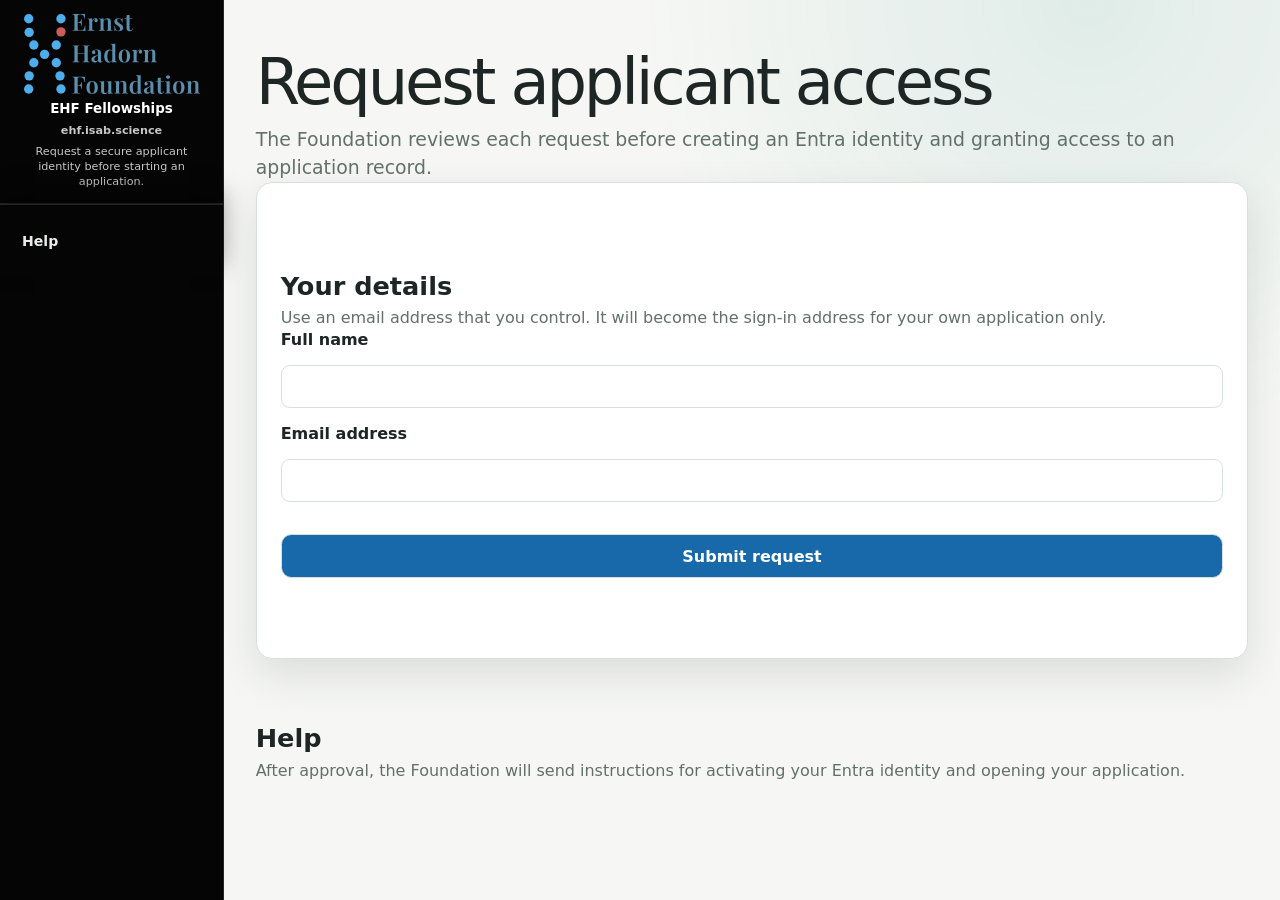
<file: public/applicant/request-access.html>
<!doctype html>
<html lang="en">
  <head>
    <meta charset="utf-8">
    <meta name="viewport" content="width=device-width, initial-scale=1">
    <meta name="referrer" content="no-referrer">
    <title>EHF Fellowships — request applicant access</title>
    <link rel="stylesheet" href="../assets/site.css">
  </head>
  <body data-shell>
    <a class="skip-link" href="#main-content">Skip to main content</a>
    <aside class="app-nav" id="application-navigation" aria-label="Application navigation" data-open="false">
      <div class="app-nav-top">
        <span class="app-nav-home"><img src="../assets/ehf-logo.svg" alt="Ernst Hadorn Foundation"><span class="app-nav-title">EHF Fellowships</span></span>
        <span class="app-nav-domain">ehf.isab.science</span>
        <span class="app-nav-purpose">Request a secure applicant identity before starting an application.</span>
      </div>
      <nav class="app-nav-list app-nav-lower" aria-label="Help navigation"><a class="app-nav-link" href="#help">Help</a></nav>
    </aside>
    <main class="site-main applicant-auth-main" id="main-content" tabindex="-1">
      <header class="site-hero"><h1>Request applicant access</h1><p>The Foundation reviews each request before creating an Entra identity and granting access to an application record.</p></header>
      <section class="applicant-auth-card" aria-labelledby="request-heading">
        <div class="section-heading"><h2 id="request-heading">Your details</h2><p>Use an email address that you control. It will become the sign-in address for your own application only.</p></div>
        <form data-access-request-form>
          <label for="access-display-name">Full name</label>
          <input id="access-display-name" name="displayName" autocomplete="name" maxlength="300" required>
          <label for="access-email">Email address</label>
          <input id="access-email" name="email" type="email" autocomplete="email" maxlength="320" required>
          <div class="cf-turnstile" data-turnstile-widget data-sitekey="__EHF_TURNSTILE_SITE_KEY__" data-action="applicant-access-request" data-callback="ehfAccessTurnstileVerified" data-expired-callback="ehfAccessTurnstileExpired" data-error-callback="ehfAccessTurnstileError"></div>
          <button type="submit" class="primary-action" disabled>Submit request</button>
        </form>
        <p class="form-status" role="status" aria-live="polite" data-access-status></p>
      </section>
      <section id="help" class="section-heading"><h2>Help</h2><p>After approval, the Foundation will send instructions for activating your Entra identity and opening your application.</p></section>
    </main>
    <script src="../assets/applicant-access.js"></script>
  </body>
</html>
</file>
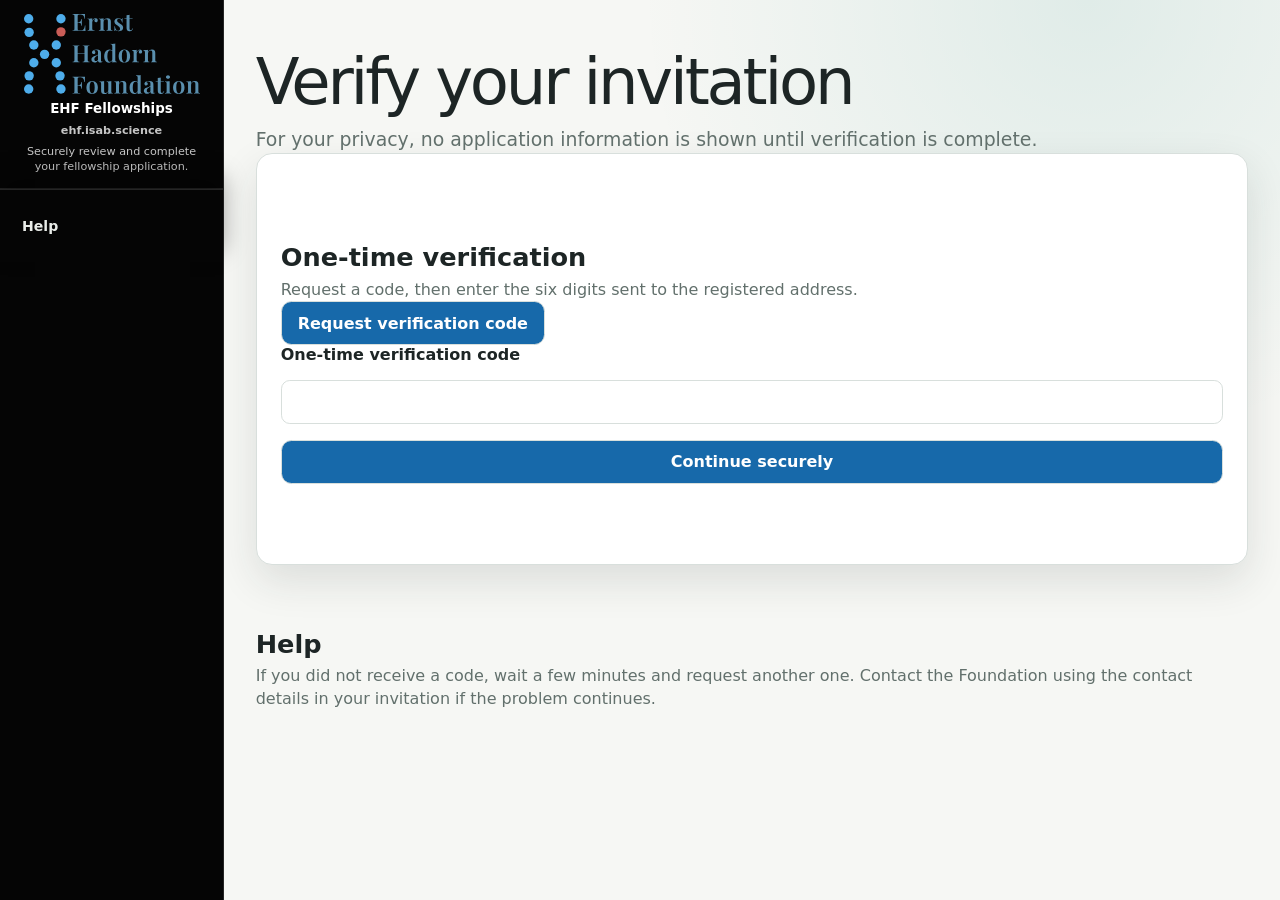
<file: public/applicant/verify.html>
<!doctype html>
<html lang="en">
  <head>
    <meta charset="utf-8">
    <meta name="viewport" content="width=device-width, initial-scale=1">
    <meta name="referrer" content="no-referrer">
    <title>EHF Fellowships — verify invitation</title>
    <link rel="stylesheet" href="../assets/site.css">
  </head>
  <body data-shell>
    <a class="skip-link" href="#main-content">Skip to main content</a>
    <aside class="app-nav" id="application-navigation" aria-label="Application navigation" data-open="false">
      <div class="app-nav-top">
        <span class="app-nav-home"><img src="../assets/ehf-logo.svg" alt="Ernst Hadorn Foundation"><span class="app-nav-title">EHF Fellowships</span></span>
        <span class="app-nav-domain">ehf.isab.science</span>
        <span class="app-nav-purpose">Securely review and complete your fellowship application.</span>
      </div>
      <nav class="app-nav-list app-nav-lower" aria-label="Help navigation">
        <a class="app-nav-link" href="#help">Help</a>
      </nav>
    </aside>
    <main class="site-main applicant-auth-main" id="main-content" tabindex="-1">
      <header class="site-hero">
        <h1>Verify your invitation</h1>
        <p>For your privacy, no application information is shown until verification is complete.</p>
      </header>
      <section class="applicant-auth-card" aria-labelledby="verification-heading">
        <div class="section-heading">
          <h2 id="verification-heading">One-time verification</h2>
          <p>Request a code, then enter the six digits sent to the registered address.</p>
        </div>
        <div class="cf-turnstile" data-turnstile-widget data-sitekey="__EHF_TURNSTILE_SITE_KEY__" data-action="applicant-code-request" data-callback="ehfApplicantTurnstileVerified" data-expired-callback="ehfApplicantTurnstileExpired" data-error-callback="ehfApplicantTurnstileError"></div>
        <button type="button" class="primary-action" data-request-code disabled>Request verification code</button>
        <form data-verification-form>
          <label for="verification-code">One-time verification code</label>
          <input id="verification-code" name="code" inputmode="numeric" autocomplete="one-time-code" pattern="[0-9]{6}" minlength="6" maxlength="6" required>
          <button type="submit" class="primary-action">Continue securely</button>
        </form>
        <p class="form-status" role="status" aria-live="polite" data-auth-status></p>
      </section>
      <section id="help" class="section-heading">
        <h2>Help</h2>
        <p>If you did not receive a code, wait a few minutes and request another one. Contact the Foundation using the contact details in your invitation if the problem continues.</p>
      </section>
    </main>
    <script src="../assets/applicant-auth.js"></script>
  </body>
</html>
</file>
<file: public/assets/site.css>
:root {
  color-scheme: light;
  --background: #f6f7f4;
  --surface: #ffffff;
  --surface-soft: #f0f4ef;
  --text: #1d2525;
  --muted: #62706c;
  --line: #d8dfdc;
  --accent: #007c72;
  --accent-dark: #005f58;
  --accent-quiet: #e0f2ef;
  --warning: #8f4d00;
  --missing: #b42318;
  --focus: #b3415f;
  --shadow: 0 16px 42px rgba(32, 41, 38, 0.12);
  --nav-background: #050505;
  --nav-border: #252525;
  --nav-text: #e9ece8;
  --nav-muted: #c6c6c6;
  --nav-hover: #1c1c1c;
  --nav-width: 224px;
  font-family: Aptos, "Segoe UI", system-ui, sans-serif;
  background: var(--background);
  color: var(--text);
}

:root[data-skin="high-contrast"] { --background: #fff; --surface: #fff; --surface-soft: #f3f4f6; --text: #050505; --muted: #1f2937; --line: #111827; --accent: #005fcc; --accent-dark: #003f8f; --accent-quiet: #dbeafe; --warning: #9a3412; --focus: #d0006f; --shadow: 0 18px 48px rgba(0,0,0,.24); --nav-background: #000; --nav-border: #fff; --nav-text: #fff; --nav-muted: #f3f4f6; --nav-hover: #1f2937; }
:root[data-skin="soft-earth"] { --background: #f3f6ef; --surface: #fffffb; --surface-soft: #e8efe2; --text: #243025; --muted: #65705c; --line: #d4dccb; --accent: #5d7d47; --accent-dark: #3e5f33; --accent-quiet: #dcebd5; --warning: #9a5a23; --focus: #8b4a5f; --shadow: 0 16px 42px rgba(48,57,40,.14); --nav-background: #26301f; --nav-border: #46513d; --nav-text: #edf4e9; --nav-muted: #cdd9c3; --nav-hover: #37452e; }
:root[data-skin="blue"] { --background: #f4f8fb; --surface: #fff; --surface-soft: #e8f1f8; --text: #172434; --muted: #5b6b7b; --line: #ccd8e3; --accent: #226fb5; --accent-dark: #164f86; --accent-quiet: #dcecfb; --warning: #955100; --focus: #8d4a7a; --shadow: 0 16px 42px rgba(20,48,76,.13); --nav-background: #0c2540; --nav-border: #1e4365; --nav-text: #ebf5ff; --nav-muted: #c9dff2; --nav-hover: #173b60; }
:root[data-density="compact"] { --page-padding: .9rem; --card-padding: .85rem; }
:root[data-invert="true"] { filter: invert(1); }
:root[data-motion="reduced"] *, :root[data-motion="reduced"] *::before, :root[data-motion="reduced"] *::after { animation-duration: .001ms !important; scroll-behavior: auto !important; transition-duration: .001ms !important; }

* { box-sizing: border-box; }
html, body { min-width: 0; min-height: 100%; }
body { margin: 0; padding-left: var(--nav-width); overflow-x: hidden; background: radial-gradient(circle at 85% 0%, color-mix(in srgb, var(--accent) 9%, transparent), transparent 28rem), var(--background); color: var(--text); }
a { color: var(--accent-dark); }
a:focus-visible, button:focus-visible { outline: 3px solid color-mix(in srgb, var(--focus) 58%, transparent); outline-offset: 3px; }
button, a { -webkit-tap-highlight-color: transparent; }
[hidden] { display: none !important; }

.skip-link { position: fixed; z-index: 200; top: 8px; left: 8px; padding: 10px 14px; border-radius: 7px; background: #fff; color: #111; font-weight: 800; transform: translateY(-160%); }
.skip-link:focus { transform: translateY(0); }
.app-nav-toggle { display: none; }
.app-nav { position: fixed; inset: 0 auto 0 0; z-index: 90; display: flex; width: var(--nav-width); min-width: 0; flex-direction: column; border-right: 1px solid var(--nav-border); background: var(--nav-background); color: var(--nav-text); }
.app-nav-top { display: grid; justify-items: center; gap: 6px; padding: 14px 18px; border-bottom: 1px solid var(--nav-border); text-align: center; }
.app-nav-home { display: grid; justify-items: center; gap: 7px; color: #fff; text-decoration: none; }
.app-nav-home img { width: 100%; max-width: 176px; height: auto; }
.app-nav-title { max-width: 170px; font-size: .84rem; font-weight: 800; line-height: 1.2; }
.app-nav-domain, .app-nav-purpose { color: var(--nav-muted); font-size: .7rem; line-height: 1.35; overflow-wrap: anywhere; }
.app-nav-domain { font-weight: 700; }
.app-nav-scroll { min-height: 0; flex: 1 1 auto; overflow-y: auto; scrollbar-gutter: stable; }
.app-nav-list { display: grid; gap: 4px; padding: 14px 10px; }
.app-nav-lower { max-height: min(52vh, 330px); overflow-y: auto; border-top: 1px solid var(--nav-border); background: var(--nav-background); box-shadow: 0 -12px 22px rgba(0,0,0,.35); }
.app-nav-heading { padding: 8px 12px 4px; color: var(--nav-muted); font-size: .68rem; font-weight: 900; letter-spacing: .09em; text-transform: uppercase; }
.app-nav-link, .app-nav-disclosure { display: flex; width: 100%; min-width: 0; min-height: 44px; align-items: center; border: 0; border-radius: 7px; padding: 8px 12px; background: transparent; color: var(--nav-text); cursor: pointer; font: inherit; font-size: .88rem; font-weight: 700; line-height: 1.25; overflow-wrap: anywhere; text-align: left; text-decoration: none; }
.app-nav-link:hover, .app-nav-disclosure:hover { background: var(--nav-hover); color: #fff; }
.app-nav-link[aria-current="page"] { background: #fff; color: #111; }
.app-nav-submenu { display: grid; gap: 3px; padding-left: 12px; }
.app-nav-submenu .app-nav-link { color: var(--nav-muted); font-size: .78rem; }
.app-nav-authorizations { display: grid; gap: 6px; min-width: 0; margin: 8px 4px 0; padding: 12px 8px 0; border-top: 1px solid var(--nav-border); color: var(--nav-muted); font-size: .68rem; }
.app-nav-authorization-pills { display: flex; flex-wrap: wrap; gap: 5px; min-width: 0; }
.app-nav-authorization-pill { display: inline-flex; max-width: 100%; align-items: center; border-radius: 6px; padding: 3px 7px; font-size: 11px; font-weight: 700; line-height: 1.2; overflow-wrap: anywhere; }
.group-pill-1 { background: #fce7f3; color: #9d174d; }
.group-pill-2 { background: #dbeafe; color: #1e40af; }

.applicant-detail-tabs,
.applicant-section-tabs { display: flex; flex-wrap: wrap; gap: .55rem; margin: 1rem 0 1.35rem; }
.applicant-detail-tabs a,
.applicant-section-tabs button { display: inline-flex; min-height: 44px; align-items: center; border: 1px solid var(--line); border-radius: .65rem; padding: .65rem .85rem; background: var(--surface); color: var(--text); font: inherit; font-weight: 700; text-decoration: none; }
.applicant-detail-tabs a:hover,
.applicant-detail-tabs a:focus-visible,
.applicant-section-tabs button:hover,
.applicant-section-tabs button:focus-visible,
.applicant-section-tabs button[aria-current="step"] { border-color: var(--accent); background: var(--accent-quiet); }

.site-main { width: 94%; margin-inline: 3%; padding-block: clamp(1.5rem, 4vw, 4rem); }
.site-hero { display: grid; gap: .7rem; max-width: 76rem; }
.site-hero h1 { margin: 0; font-size: clamp(2.2rem, 5vw, 4.5rem); font-weight: 500; letter-spacing: -.05em; line-height: .98; }
.site-hero p { max-width: 60rem; margin: 0; color: var(--muted); font-size: clamp(1rem, 1.6vw, 1.18rem); line-height: 1.5; }
.preview-notice { margin-top: 1.3rem; border: 1px solid var(--line); border-radius: .9rem; padding: 1rem; background: var(--warning); color: #fff; font-weight: 700; line-height: 1.45; }
.preview-notice span { display: block; font-weight: 500; }
.section-heading { margin-top: clamp(2rem, 5vw, 4rem); }
.section-heading h2 { margin: 0 0 .35rem; font-size: clamp(1.3rem, 2vw, 1.85rem); }
.section-heading p { margin: 0; color: var(--muted); line-height: 1.45; }
.shell-grid { display: grid; min-width: 0; grid-template-columns: repeat(3, minmax(0, 1fr)); gap: clamp(.7rem, 1.5vw, 1.1rem); margin-top: 1rem; }
.shell-card { display: grid; min-width: 0; min-height: 150px; align-content: space-between; gap: 1rem; border: 1px solid var(--line); border-radius: 1rem; padding: var(--card-padding, 1.1rem); background: var(--surface); box-shadow: var(--shadow); color: var(--text); text-decoration: none; }
.shell-card:hover { border-color: var(--accent); }
.shell-card strong { font-size: 1.05rem; }
.shell-card span { color: var(--muted); line-height: 1.4; overflow-wrap: anywhere; }
.shell-card em { color: var(--accent); font-style: normal; font-weight: 800; }
.synthetic-workspace-grid { margin-bottom: 1rem; }
.synthetic-create-card { width: 100%; cursor: pointer; font: inherit; text-align: left; }
.synthetic-create-card:focus-visible { border-color: var(--focus); }
.application-empty, .report-empty { margin-top: 1rem; border: 1px dashed var(--line); border-radius: 1rem; padding: 1.2rem; background: var(--surface); color: var(--muted); }
.report-grid { display: grid; min-width: 0; grid-template-columns: repeat(3, minmax(0, 1fr)); gap: 1rem; margin-top: 1rem; }
.report-card { min-width: 0; border: 1px solid var(--line); border-radius: 1rem; padding: 1rem; background: var(--surface); box-shadow: var(--shadow); }
.report-card h3 { margin: 0 0 .7rem; font-size: 1rem; }
.report-card svg { display: block; width: 100%; height: auto; overflow: visible; }
.report-card circle { fill-opacity: .86; stroke: var(--text); stroke-width: 2; }
.report-card .plot-point:focus { outline: none; stroke: var(--focus); stroke-width: 4; }
.report-card .plot-axis { fill: none; stroke: var(--text); stroke-width: 1.2; }
.report-card .plot-gridline { fill: none; stroke: var(--line); stroke-width: 1; stroke-dasharray: 2 4; }
.report-card text { fill: var(--muted); font: 14px Aptos, "Segoe UI", system-ui, sans-serif; text-anchor: middle; }
.report-card .plot-tick-label { font-size: 10px; }
.report-card .plot-axis-label { font-size: 12px; }
.report-card .plot-callout-line { fill: none; stroke-width: 1; opacity: .72; }
.report-card .plot-callout-label { fill: var(--text); font-size: 10px; font-weight: 700; }
.report-card .plot-callout-label[data-side="left"] { text-anchor: end; }
.report-card .plot-callout-label[data-side="right"] { text-anchor: start; }
.report-actions { display: flex; flex-wrap: wrap; align-items: end; justify-content: space-between; gap: .8rem; margin-top: 1rem; }
.report-filter { display: grid; flex: 1 1 20rem; max-width: 24rem; gap: .3rem; font-weight: 800; }
.report-filter select { width: 100%; min-height: 44px; border: 1px solid var(--line); border-radius: .65rem; padding: .55rem .7rem; background: var(--surface); color: var(--text); font: inherit; }
.evaluation-group-guidance { display: flex; flex: 2 1 32rem; flex-wrap: wrap; gap: .35rem 1rem; max-width: 56rem; border: 1px solid var(--line); border-radius: .75rem; padding: .65rem .8rem; background: var(--surface); font-size: .88rem; line-height: 1.4; }
.evaluation-group-guidance span { flex: 1 1 13rem; }
.report-download { display: inline-flex; min-height: 44px; align-items: center; border-radius: .75rem; padding: .7rem 1rem; background: var(--accent-dark); color: #fff; font-weight: 800; text-decoration: none; }
.report-download:hover, .report-download:focus-visible { filter: brightness(.92); }
.report-table-shell { width: 100%; min-width: 0; margin-top: 1rem; }
.report-table { width: 100%; min-width: 0; margin-top: .5rem; border: 1px solid var(--line); border-radius: 1rem; overflow: hidden; background: var(--surface); box-shadow: var(--shadow); container: report-table / inline-size; }
.evaluation-comment { grid-column: 1 / -1; width: min(100%, 18rem); margin-top: .35rem; text-align: left; font-size: .78rem; }
.evaluation-comment summary { cursor: pointer; }
.evaluation-comment textarea { display: block; width: 100%; min-height: 4.5rem; margin: .35rem 0; resize: vertical; }
.evaluation-comment button { min-height: 2rem; }
.report-header, .report-data-row { display: grid; min-width: 0; grid-template-columns: minmax(0, 2.1fr) minmax(0, .9fr) minmax(0, 1.15fr) minmax(0, 1.15fr) minmax(0, .65fr) minmax(0, .8fr); }
.report-header { background: var(--nav-background); color: var(--nav-text); font-size: .68rem; font-weight: 800; }
.report-header > [data-report-column] { grid-row: 1; }
.report-sort-bar { display: flex; flex-wrap: wrap; align-items: end; gap: .55rem .75rem; }
.report-sort-bar label { display: grid; min-width: min(100%, 12rem); gap: .2rem; color: var(--muted); font-size: .78rem; font-weight: 800; }
.report-sort-bar select, .report-sort-bar button { min-width: 0; min-height: 44px; border: 1px solid var(--line); border-radius: .55rem; padding: .55rem .7rem; background: var(--surface); color: var(--text); font: inherit; }
.report-sort-bar button { background: var(--accent-dark); color: #fff; cursor: pointer; font-weight: 800; }
.selection-stage-switch { display: grid; grid-template-columns: repeat(2, minmax(0, 1fr)); gap: .75rem; width: 100%; margin-top: 1.3rem; }
.selection-stage-button { display: flex; min-width: 0; min-height: 72px; align-items: center; justify-content: center; border: 2px solid var(--line); border-radius: .9rem; padding: 1rem; background: var(--surface); color: var(--text); font-size: clamp(1rem, 1.6vw, 1.4rem); font-weight: 800; text-align: center; text-decoration: none; overflow-wrap: anywhere; }
.selection-stage-button:hover, .selection-stage-button[aria-current="page"] { border-color: var(--accent-dark); background: var(--accent-quiet); }
.selection-stage-button:focus-visible { outline: 3px solid var(--focus); outline-offset: 3px; }
.report-shortlist-mode { font-size: .62rem; font-weight: 700; opacity: .8; }
.report-header > span, .report-data-row > [role="cell"] { min-width: 0; padding: .55rem .3rem; overflow-wrap: anywhere; }
.report-header > span { display: flex; flex-wrap: wrap; align-items: flex-start; gap: .3rem; }
.report-applicant-name { font-weight: 800; }
.report-degree { display: block; color: var(--muted); font-size: .92em; }
.report-column-label { min-width: 0; flex: 1 1 2.5rem; overflow-wrap: anywhere; }
.report-sort-buttons { display: inline-flex; flex: 0 0 auto; gap: .15rem; }
.report-sort-button { display: inline-grid; width: 22px; height: 22px; place-items: center; border: 1px solid currentColor; border-radius: .3rem; padding: 0; background: transparent; color: var(--nav-text); cursor: pointer; font: inherit; line-height: 1; }
.report-sort-button[aria-pressed="true"] { border-color: var(--accent); background: var(--accent); color: #fff; }
.report-shortlist-cell { display: grid; min-width: 0; place-items: center; }
.shortlist-grade-control { display: grid; width: fit-content; min-width: 0; grid-template-columns: repeat(3, 44px); border: 1px solid var(--line); border-radius: .55rem; overflow: hidden; }
.shortlist-grade { width: 44px; min-width: 44px; min-height: 44px; border: 0; border-right: 1px solid var(--line); background: var(--surface-soft); color: var(--text); cursor: pointer; font: 800 .74rem/1 Aptos, "Segoe UI", system-ui, sans-serif; }
.shortlist-grade:last-child { border-right: 0; }
.shortlist-grade[aria-pressed="true"] { background: var(--accent-dark); color: #fff; }
.shortlist-grade:hover:not(:disabled), .shortlist-grade:focus-visible { position: relative; outline: 3px solid var(--focus); outline-offset: -3px; z-index: 1; }
.shortlist-grade:disabled { cursor: wait; opacity: .7; }
.shortlist-grade-readonly { display: grid; min-width: 44px; min-height: 44px; place-items: center; border: 1px solid var(--line); border-radius: .55rem; background: var(--surface-soft); color: var(--muted); font-weight: 800; }
.shortlist-grade-readonly[data-shortlist-assignment="A"], .shortlist-grade-readonly[data-shortlist-assignment="B"], .shortlist-grade-readonly[data-shortlist-assignment="C"] { border-color: var(--accent); background: var(--accent-quiet); color: var(--text); }
.report-data-row { border-top: 1px solid var(--line); font-size: .74rem; cursor: pointer; }
.report-data-row:hover { background: var(--accent-quiet); }
.report-data-row:focus-visible { position: relative; outline: 3px solid var(--focus); outline-offset: -3px; }
.report-review-strip { display: flex; grid-column: 1 / -1; min-width: 0; flex-wrap: wrap; align-items: center; gap: .4rem .65rem; border-top: 1px dashed var(--line); padding: .45rem .55rem; background: var(--surface-soft); cursor: default; }
.report-review-item { display: flex; min-width: 0; flex: 0 1 auto; flex-wrap: wrap; align-items: center; gap: .35rem; overflow-wrap: anywhere; }
.report-review-item::before { content: attr(data-label); color: var(--muted); font-size: .72rem; font-weight: 800; }
.report-review-item input { width: 1rem; height: 1rem; margin: 0; accent-color: var(--accent); }
.report-review-item input:disabled { cursor: not-allowed; opacity: .55; }
.report-shortlist-history { grid-column: 1 / -1; min-width: 0; border-top: 1px solid var(--line); padding: .35rem .6rem .45rem; overflow-wrap: anywhere; }
.report-shortlist-history summary { display: flex; min-height: 44px; align-items: center; cursor: pointer; font-weight: 800; }
.report-shortlist-history ul { display: flex; flex-wrap: wrap; gap: .25rem 1.2rem; margin: .15rem 0 0; padding-inline-start: 1.2rem; }
.report-data-row > [data-h-index-heat] { color: var(--text); font-weight: 800; }
.report-data-row > .h-index-heat-10 { background: hsl(210, 10%, 96%); box-shadow: inset 0 0 0 1px hsl(210, 10%, 82%); }
.report-data-row > .h-index-heat-20 { background: hsl(210, 20%, 91%); box-shadow: inset 0 0 0 1px hsl(210, 20%, 77%); }
.report-data-row > .h-index-heat-30 { background: hsl(210, 30%, 86%); box-shadow: inset 0 0 0 1px hsl(210, 30%, 72%); }
.report-data-row > .h-index-heat-40 { background: hsl(210, 40%, 81%); box-shadow: inset 0 0 0 1px hsl(210, 40%, 67%); }
.report-data-row > .h-index-heat-50 { background: hsl(210, 50%, 76%); box-shadow: inset 0 0 0 1px hsl(210, 50%, 62%); }
.report-data-row > .h-index-heat-60 { background: hsl(210, 60%, 71%); box-shadow: inset 0 0 0 1px hsl(210, 60%, 57%); }
.report-data-row > .h-index-heat-70 { background: hsl(210, 70%, 66%); box-shadow: inset 0 0 0 1px hsl(210, 70%, 52%); }
.report-data-row > .h-index-heat-80 { background: hsl(210, 80%, 72%); box-shadow: inset 0 0 0 1px hsl(210, 80%, 54%); }
.report-data-row > .h-index-heat-90 { background: hsl(210, 90%, 68%); box-shadow: inset 0 0 0 1px hsl(210, 90%, 50%); }
.report-data-row > [role="cell"]::before { display: none; content: attr(data-label); color: var(--muted); font-size: .72rem; font-weight: 800; }
.report-shortlist-cell { display: flex; align-items: center; justify-content: center; }
.report-shortlist-cell input { width: 1rem; height: 1rem; margin: 0; accent-color: var(--accent); cursor: pointer; }
.report-shortlist-cell input:disabled { cursor: not-allowed; opacity: .55; }
.report-shortlist-status { min-height: 1.2rem; margin: .35rem 0 0; color: var(--muted); font-size: .75rem; }
.report-interaction-hint { font-weight: 700; }
.report-filter-empty { margin-top: .75rem; border: 1px dashed var(--line); border-radius: .8rem; padding: .8rem; background: var(--surface); color: var(--muted); }
.missing-value { color: var(--missing); font-weight: 800; }
.report-details-modal { width: min(76rem, 96vw); max-height: 92vh; overflow: hidden; border: 1px solid var(--line); border-radius: 1rem; padding: 0; background: var(--surface); color: var(--text); box-shadow: var(--shadow); }
.report-details-modal::backdrop { background: rgba(0, 0, 0, .55); }
.report-details-panel { padding: 1.1rem; }
.report-details-header { display: flex; min-width: 0; align-items: center; justify-content: space-between; gap: 1rem; }
.report-details-header h3 { margin: 0; overflow-wrap: anywhere; }
.report-details-close { display: inline-grid; flex: 0 0 44px; width: 44px; height: 44px; place-items: center; border: 1px solid var(--line); border-radius: 50%; background: var(--surface-soft); color: var(--text); cursor: pointer; font: 800 1.35rem/1 Aptos, "Segoe UI", system-ui, sans-serif; }
.report-summary { display: flex; min-width: 0; flex-wrap: wrap; align-items: center; gap: .65rem; margin-top: 1rem; }
.report-document-actions { display: flex; flex: 0 1 auto; min-width: 0; flex-wrap: wrap; gap: .5rem; }
.report-document-action { display: inline-flex; min-height: 44px; align-items: center; border: 1px solid var(--accent); border-radius: .6rem; padding: .55rem .8rem; background: var(--accent-quiet); color: var(--text); cursor: pointer; font-weight: 800; text-decoration: none; }
.report-document-action[aria-disabled="true"] { border-color: var(--line); background: var(--surface-soft); color: var(--muted); cursor: not-allowed; opacity: .65; }
.report-document-status { margin: .35rem 0 0; color: var(--missing); font-size: .82rem; }
.report-document-status:empty { display: none; }
.report-details-list { display: grid; grid-template-columns: repeat(2, minmax(0, 1fr)); gap: .7rem; margin: 1rem 0 0; }
.report-summary .applicant-detail-identity { flex: 0 1 auto; flex-wrap: wrap; }
.report-details-item { display: grid; min-width: 0; gap: .2rem; border: 1px solid var(--line); border-radius: .7rem; padding: .7rem; overflow-wrap: anywhere; }
.report-details-item dt { color: var(--muted); font-size: .72rem; font-weight: 800; text-transform: uppercase; }
.report-details-item dd { margin: 0; }
.applicant-detail { display: grid; gap: .8rem; margin-top: .8rem; }
.applicant-detail-identity { display: flex; flex-wrap: nowrap; gap: .35rem; align-items: center; }
.applicant-detail-identity > span { min-width: 0; max-width: min(100%, 36rem); border: 1px solid var(--line); border-radius: .55rem; padding: .45rem .55rem; overflow-wrap: anywhere; }
.application-number, .applicant-name { font-weight: 800; }
.applicant-detail-charts { display: grid; grid-template-columns: repeat(3, minmax(0, 1fr)); gap: .8rem; }
.applicant-detail-chart { min-width: 0; margin: 0; border: 1px solid var(--line); border-radius: .8rem; padding: .75rem; background: var(--surface-soft); cursor: pointer; }
.applicant-detail-chart:hover, .applicant-detail-chart:focus-visible { border-color: var(--focus); box-shadow: 0 0 0 3px color-mix(in srgb, var(--focus) 28%, transparent); outline: none; }
.applicant-detail-chart figcaption { margin-bottom: .4rem; font-weight: 800; }
.applicant-detail-chart svg { display: block; width: 100%; height: auto; min-height: 7rem; }
.applicant-detail-chart rect { fill: var(--accent); }
.applicant-detail-chart line { stroke: var(--line); }
.applicant-detail-chart text { fill: var(--muted); font-size: 9px; }
.applicant-detail-chart .chart-y-axis-label { fill: var(--text); font-size: 10px; font-weight: 800; }
.applicant-detail-chart .chart-y-axis-tick { fill: var(--text); font-size: 9px; }
.journal-scatter-legend, .journal-scatter-summary, .journal-scatter-snapshot, .journal-scatter-empty, .journal-scatter-omitted { margin: .35rem 0 0; color: var(--muted); font-size: .78rem; line-height: 1.35; }
.journal-scatter-legend { font-weight: 700; }
.chart-legend { display: flex; flex-wrap: wrap; gap: .32rem .8rem; margin: .45rem 0 0; padding: .55rem .65rem; border: 1px solid var(--line); border-radius: .65rem; background: var(--surface-soft); color: var(--muted); font-size: .72rem; line-height: 1.3; list-style: none; }
.chart-legend li { display: flex; align-items: center; gap: .3rem; min-width: 0; }
.legend-swatch { flex: 0 0 auto; width: .8rem; height: .8rem; border-radius: .22rem; border: 1px solid var(--line); }
.legend-swatch--h-low { background: #EEF0F1; }
.legend-swatch--h-high { background: #0B6BCB; }
.legend-swatch--missing { background: var(--missing); }
.legend-point { flex: 0 0 auto; width: .7rem; height: .7rem; border-radius: 50%; background: #5d9fe0; border: 2px solid var(--text); }
.legend-callout { font-weight: 800; color: var(--text); }
.journal-scatter-omitted { padding-left: 1.1rem; }
.applicant-detail-chart .journal-scatter-x-label { fill: var(--text); font-size: 10px; font-weight: 800; }
.applicant-detail-chart .journal-scatter-point { stroke-width: 1; cursor: default; }
.applicant-detail-chart .journal-scatter-point--lead-author { fill: var(--missing); stroke: var(--missing); }
.applicant-detail-chart .journal-scatter-point--other-author { fill: #226fb5; stroke: #164f86; }
.applicant-detail-chart .journal-scatter-point--citation-unavailable { stroke-dasharray: 3 2; }
.applicant-detail-chart .journal-scatter-point:focus { outline: none; stroke: var(--focus); stroke-width: 3; }
.journal-scatter-accessible-list { position: absolute; width: 1px; height: 1px; margin: -1px; padding: 0; overflow: hidden; clip: rect(0 0 0 0); clip-path: inset(50%); white-space: nowrap; }
.applicant-publications-heading { display: flex; flex-wrap: wrap; align-items: center; gap: .35rem .65rem; margin: 0 0 .6rem; }
.applicant-publications h2 { margin: 0; font-size: 1rem; }
.publication-author-filter { display: inline-flex; gap: .2rem; }
.publication-author-filter button { min-height: 30px; border: 1px solid var(--line); border-radius: .35rem; padding: .2rem .5rem; background: var(--surface-soft); color: var(--text); cursor: pointer; font: inherit; font-size: .74rem; font-weight: 800; }
.publication-author-filter button[aria-pressed="true"] { border-color: var(--accent); background: var(--accent-quiet); }
.publication-author-legend { margin: 0; color: var(--muted); font-size: .72rem; }
.applicant-publication-list { display: grid; max-height: min(24rem, 40vh); overflow: auto; border: 1px solid var(--line); border-radius: .6rem; }
.applicant-publication-header, .applicant-publication-row { display: grid; grid-template-columns: minmax(0, 1.5fr) minmax(9rem, .7fr) minmax(7rem, auto); gap: .75rem; align-items: center; }
.applicant-publication-header { position: sticky; z-index: 1; top: 0; padding: .55rem .65rem; background: var(--nav-background); color: var(--nav-text); font-size: .78rem; font-weight: 800; }
.applicant-publication-header [role="columnheader"] { display: flex; align-items: center; gap: .35rem; }
.publication-sort-buttons { display: inline-flex; gap: .2rem; }
.publication-sort-buttons button { width: 30px; height: 30px; border: 1px solid currentColor; border-radius: .35rem; background: transparent; color: inherit; cursor: pointer; }
.applicant-publication-row { border-top: 1px solid var(--line); padding: .65rem; color: var(--text); cursor: pointer; }
.applicant-publication-row:hover, .applicant-publication-row:focus-visible { border-color: var(--accent); background: var(--accent-quiet); }
.publication-title { font-weight: 750; }
.applicant-publication-row--lead-author { color: var(--missing); }
.applicant-publication-row--lead-author .publication-meta { color: var(--missing); }
.applicant-publication-row--middle-author { color: #226fb5; }
.applicant-publication-row--middle-author .publication-meta { color: #164f86; }
.applicant-publication-row--preprint { color: #7a5c00; font-style: italic; }
.applicant-publication-row--preprint .publication-meta { color: #7a5c00; }
.publication-meta { color: var(--muted); white-space: nowrap; }
.publication-citations { text-align: right; font-variant-numeric: tabular-nums; }
.report-detail-error { color: var(--missing); font-weight: 800; }
.appearance-controls { display: grid; gap: .7rem; margin-top: 1rem; border: 1px solid var(--line); border-radius: 1rem; padding: 1rem; background: var(--surface); box-shadow: var(--shadow); }
.appearance-control-row { display: flex; flex-wrap: wrap; gap: .55rem; }
.appearance-control-row button { min-height: 44px; border: 1px solid var(--line); border-radius: .55rem; padding: .55rem .8rem; background: var(--surface-soft); color: var(--text); cursor: pointer; font: inherit; font-weight: 700; }
.appearance-control-row button[aria-pressed="true"] { border-color: var(--accent); background: var(--accent-quiet); }
.site-footer { width: 94%; margin: 0 3%; padding: 1.5rem 0 2rem; color: var(--muted); font-size: .78rem; }
.app-nav-backdrop { display: none; }
.chart-page { padding-left: 0; }

@media (max-width: 1024px) { .shell-grid { grid-template-columns: repeat(2, minmax(0, 1fr)); } }
@container report-table (max-width: 720px) {
  .report-header { display: none; }
  .report-data-row { grid-template-columns: minmax(0, 1fr); gap: 0; padding: .25rem; }
  .report-data-row > [role="cell"] { display: grid; grid-template-columns: minmax(7rem, 32%) minmax(0, 1fr); gap: .55rem; padding: .45rem .5rem; }
  .report-data-row > [role="cell"]::before { display: block; }
  .report-review-strip { display: grid; grid-template-columns: repeat(auto-fit, minmax(min(100%, 10rem), 1fr)); gap: .35rem; margin: .2rem; border: 1px solid var(--line); border-radius: .55rem; }
  .report-review-item { display: grid; grid-template-columns: minmax(0, 1fr) auto; }
}
@media (max-width: 800px) { .report-grid { grid-template-columns: minmax(0, 1fr); } .applicant-detail-identity { flex-wrap: wrap; } .applicant-detail-charts { grid-template-columns: minmax(0, 1fr); } }
@media (max-width: 720px) {
  body { padding-left: 0; }
  .app-nav-toggle { position: fixed; z-index: 100; top: 10px; left: 10px; display: inline-flex; min-height: 44px; align-items: center; gap: .45rem; border: 1px solid var(--line); border-radius: .6rem; padding: .55rem .8rem; background: var(--surface); color: var(--text); font: inherit; font-weight: 800; }
  .app-nav { width: min(86vw, 320px); transform: translateX(-105%); transition: transform .18s ease; }
  .app-nav[data-open="true"] { transform: translateX(0); }
  .app-nav-backdrop { position: fixed; z-index: 80; inset: 0; display: block; background: rgba(0,0,0,.45); }
  .site-main { width: 94%; margin-inline: 3%; padding-top: 5rem; }
  .site-footer { width: 94%; margin: 0 3%; }
  .shell-grid { grid-template-columns: minmax(0, 1fr); }
  .report-details-list { grid-template-columns: minmax(0, 1fr); }
}

.applicant-auth-main, .applicant-review-main { width: 94%; margin-inline: 3%; }
.synthetic-session-banner { width: 100%; min-width: 0; margin: 0 0 1rem; border: 3px solid currentColor; border-radius: .75rem; padding: .75rem 1rem; background: var(--warning); color: #fff; font-weight: 900; line-height: 1.35; overflow-wrap: anywhere; }
.applicant-auth-card, .application-progress, .review-section { width: 100%; min-width: 0; box-sizing: border-box; border: 1px solid var(--line); border-radius: 1rem; background: var(--surface); padding: clamp(1rem, 2vw, 1.5rem); box-shadow: var(--shadow); }
.applicant-auth-card form, .review-form { display: grid; gap: 1rem; }
.applicant-auth-card input, .review-field input, .review-field select, .review-field textarea { width: 100%; min-width: 0; box-sizing: border-box; border: 1px solid var(--line); border-radius: .55rem; background: var(--surface); color: var(--text); padding: .7rem; font: inherit; }
.applicant-auth-card label, .review-field label, .review-field legend { font-weight: 700; }
.review-nav-link { width: 100%; border: 0; text-align: left; font: inherit; cursor: pointer; }
.review-fields { display: grid; grid-template-columns: repeat(2, minmax(0, 1fr)); gap: 1rem; }
.review-fields-identity { grid-template-columns: repeat(4, minmax(0, 1fr)); }
.review-fields-employment { grid-template-columns: repeat(3, minmax(0, 1fr)); }
.review-field { display: grid; min-width: 0; gap: .35rem; }
.review-field-wide { grid-column: 1 / -1; }
.review-field-fullName, .review-field-registeredEmail, .review-field-alternativeEmail { grid-column: span 2; }
.repeatable-field { margin: 0; border: 1px solid var(--line); border-radius: .8rem; padding: 1rem; }
.repeatable-field legend { padding-inline: .35rem; }
.repeatable-rows { display: grid; gap: .75rem; min-width: 0; margin-block: .75rem; }
.degree-row { display: grid; grid-template-columns: minmax(8rem, .75fr) minmax(10rem, 1fr) auto; gap: .75rem; align-items: end; min-width: 0; border-bottom: 1px solid var(--line); padding-bottom: .75rem; }
.doi-lookup-row { display: grid; grid-template-columns: minmax(0, 1fr) auto; gap: .75rem; align-items: end; margin-top: .75rem; }
.publication-preview, .publication-row { display: grid; grid-template-columns: minmax(0, 1fr) auto; gap: .75rem; align-items: center; border: 1px solid var(--line); border-radius: .75rem; background: var(--surface-soft); padding: .8rem; }
.publication-summary { display: grid; min-width: 0; gap: .25rem; overflow-wrap: anywhere; }
.publication-summary span { color: var(--muted); }
.publication-records { width: 100%; min-width: 0; margin-top: 1rem; border: 1px solid var(--line); border-radius: 1rem; overflow: hidden; background: var(--surface); box-shadow: var(--shadow); }
.publication-records-header, .publication-record { display: grid; min-width: 0; grid-template-columns: minmax(0, .8fr) minmax(0, 1.2fr) minmax(0, 1.6fr) minmax(0, 1fr) minmax(0, 1.6fr) minmax(0, .8fr); }
.publication-records-header { background: var(--nav-background); color: var(--nav-text); font-size: .74rem; font-weight: 800; }
.publication-records-header > span, .publication-record-field { min-width: 0; padding: .7rem .6rem; overflow-wrap: anywhere; }
.publication-record { border-top: 1px solid var(--line); color: var(--text); cursor: pointer; text-align: left; }
.publication-record:hover { background: var(--accent-quiet); }
.publication-record:focus-visible { position: relative; z-index: 1; outline: 3px solid var(--focus); outline-offset: -3px; }
.publication-record-field { line-height: 1.35; }
.publication-record-label { display: none; color: var(--muted); font-size: .72rem; font-weight: 800; }
.publication-record-help { margin: .55rem 0 0; color: var(--muted); font-size: .82rem; }
.add-row-action { justify-self: start; }
.remove-row-action { min-width: max-content; }
.field-help, .character-counter { color: var(--muted); font-size: .9rem; }
.review-actions { display: flex; flex-wrap: wrap; gap: .8rem; align-items: center; }
.primary-action, .secondary-action, .confirm-action { min-height: 44px; border: 1px solid var(--line); border-radius: .65rem; padding: .65rem 1rem; font: 700 1rem/1.2 Aptos, "Segoe UI", system-ui, sans-serif; cursor: pointer; }
.primary-action { background: #1769aa; color: #fff; }
.secondary-action { background: var(--surface-soft); color: var(--text); }
.confirm-action { margin-inline-start: auto; background: #d98200; color: #111; }
.form-status { min-height: 1.5rem; font-weight: 700; }
.correction-notice { border-left: .35rem solid var(--warning); border-radius: .45rem; padding: .75rem .9rem; background: var(--surface-soft); color: var(--text); font-weight: 700; }
.application-progress progress { width: 100%; min-height: 1rem; accent-color: #1769aa; }
.document-slot-list { display: grid; grid-template-columns: repeat(auto-fit, minmax(min(100%, 20rem), 1fr)); gap: 1rem; width: 100%; min-width: 0; }
.document-slot-card { min-width: 0; border: 1px solid var(--line); border-radius: 1rem; background: var(--surface); padding: 1rem; overflow-wrap: anywhere; }
.document-upload-form { display: grid; min-width: 0; gap: .7rem; }
.document-upload-form input { max-width: 100%; min-height: 44px; }
.document-package { margin-top: 1rem; border-top: 1px solid var(--line); padding-top: 1rem; }
.document-package h3 { margin: 0 0 .35rem; }
.document-actions a, .document-package a, .internal-document-list a { display: inline-flex; align-items: center; text-decoration: none; }
.internal-document-list { display: grid; grid-template-columns: repeat(auto-fit, minmax(min(100%, 20rem), 1fr)); gap: 1rem; margin-top: 1rem; }
.internal-document-package { grid-column: 1 / -1; }
.applicant-list-filter { display: grid; grid-template-columns: minmax(12rem, 2fr) minmax(10rem, 1fr); gap: .4rem 1rem; margin-top: 1rem; border: 1px solid var(--line); border-radius: 1rem; padding: 1rem; background: var(--surface); }
.applicant-list-filter label { display: grid; gap: .35rem; font-weight: 800; }
.applicant-list-filter input, .applicant-list-filter select { min-width: 0; min-height: 44px; border: 1px solid var(--line); border-radius: .6rem; padding: .6rem .7rem; background: var(--surface); color: var(--text); font: inherit; }
.review-dialog { width: min(38rem, 94vw); border: 1px solid var(--line); border-radius: 1rem; padding: 0; background: var(--surface); color: var(--text); box-shadow: var(--shadow); }
.review-dialog::backdrop { background: rgba(0, 0, 0, .55); }
.review-dialog-form, .review-dialog-fields { display: grid; gap: 1rem; }
.review-dialog-form { padding: 1.1rem; }
.review-dialog-header { display: flex; align-items: center; justify-content: space-between; gap: 1rem; }
.review-dialog-header h2 { margin: 0; }
.review-dialog-fields label { display: grid; gap: .35rem; font-weight: 800; }
.review-dialog-fields input, .review-dialog-fields select, .review-dialog-fields textarea { width: 100%; min-width: 0; box-sizing: border-box; min-height: 44px; border: 1px solid var(--line); border-radius: .6rem; padding: .65rem; background: var(--surface); color: var(--text); font: inherit; }

@media (max-width: 720px) {
  .review-fields { grid-template-columns: minmax(0, 1fr); }
  .review-field-fullName, .review-field-registeredEmail, .review-field-alternativeEmail { grid-column: auto; }
  .degree-row, .doi-lookup-row, .publication-preview, .publication-row { grid-template-columns: minmax(0, 1fr); align-items: stretch; }
  .remove-row-action { min-width: 0; }
  .review-actions { align-items: stretch; flex-direction: column; }
  .applicant-list-filter { grid-template-columns: minmax(0, 1fr); }
  .confirm-action { margin-inline-start: 0; margin-top: .5rem; }
  .publication-records-header { display: none; }
  .publication-record { grid-template-columns: minmax(0, 1fr); gap: .35rem; padding: .7rem; }
  .publication-record-field { display: grid; grid-template-columns: minmax(7rem, 30%) minmax(0, 1fr); gap: .5rem; padding: .35rem .45rem; }
  .publication-record-label { display: block; }
}
@media (min-width: 721px) and (max-width: 1050px) {
  .review-fields-identity, .review-fields-employment { grid-template-columns: repeat(2, minmax(0, 1fr)); }
  .publication-records-header, .publication-record { grid-template-columns: repeat(3, minmax(0, 1fr)); }
  .publication-records-header > span, .publication-record-field { padding: .65rem .5rem; }
}
@media (min-width: 721px) and (max-width: 900px) {
  .review-fields-employment { grid-template-columns: minmax(0, 1fr); }
  .degree-row, .doi-lookup-row, .publication-preview, .publication-row { grid-template-columns: minmax(0, 1fr); align-items: stretch; }
  .remove-row-action { min-width: 0; }
}
@media (prefers-reduced-motion: reduce) { *, *::before, *::after { scroll-behavior: auto !important; transition-duration: .001ms !important; animation-duration: .001ms !important; } }
.pending-paper-page { max-width: 76rem; }
.pending-paper-card { background: var(--surface, #fff); border: 1px solid var(--border, #d8d4cb); border-radius: .75rem; margin: 1rem 0; padding: 1rem 1.15rem; }
.pending-paper-card h2 { margin: 0 0 .5rem; }
.pending-paper-citation { font-size: 1.05rem; line-height: 1.55; }
.pending-paper-actions { display: flex; flex-wrap: wrap; gap: .6rem; margin-top: .85rem; }
.pending-paper-actions button { min-width: 8rem; }
.pending-paper-actions button[data-decision="remove"] { border-color: #9b1c1c; color: #9b1c1c; }
.pending-paper-error { color: #9b1c1c; font-weight: 650; }
.call-nav-list { gap: .25rem; }
.call-nav-link { display: grid; gap: .15rem; min-width: 0; }
.call-nav-link span, .call-nav-link small { min-width: 0; overflow-wrap: anywhere; }
.call-nav-link small { color: inherit; font-size: .7rem; opacity: .75; }
.call-nav-link[aria-current="page"] { background: var(--accent-quiet); box-shadow: inset 3px 0 0 var(--accent); }
.call-page { display: grid; align-content: start; gap: 1rem; }
.call-page-heading { display: flex; align-items: center; justify-content: space-between; gap: 1rem; }
.call-page-heading h1 { margin-block: .15rem; }
.call-code { margin: 0; color: var(--muted); font-size: .78rem; font-weight: 900; letter-spacing: .06em; text-transform: uppercase; }
.call-card-grid { display: grid; grid-template-columns: repeat(auto-fit, minmax(min(100%, 17rem), 1fr)); gap: .8rem; }
.call-card { display: grid; min-width: 0; gap: .35rem; border: 1px solid var(--line); border-radius: 1rem; padding: 1rem; background: var(--surface); color: var(--text); box-shadow: var(--shadow); text-decoration: none; overflow-wrap: anywhere; }
.call-card:hover, .call-card:focus-visible { border-color: var(--accent); background: var(--accent-quiet); outline: 3px solid transparent; }
.call-card h2 { margin: 0; font-size: 1.05rem; }
.call-card > span:not(.call-code) { color: var(--muted); font-size: .82rem; }
.call-workspace-summary { display: grid; grid-template-columns: repeat(auto-fit, minmax(min(100%, 10rem), 1fr)); gap: .65rem; }
.call-fact { display: grid; min-width: 0; gap: .2rem; border: 1px solid var(--line); border-radius: .7rem; padding: .75rem; background: var(--surface); overflow-wrap: anywhere; }
.call-fact span { color: var(--muted); font-size: .72rem; font-weight: 800; text-transform: uppercase; }
.call-admin-panel { border: 1px solid var(--line); border-radius: 1rem; padding: 1rem; background: var(--surface); }
.call-create-form { display: grid; grid-template-columns: repeat(auto-fit, minmax(min(100%, 14rem), 1fr)); gap: .75rem; align-items: end; }
.call-create-form label { display: grid; min-width: 0; gap: .3rem; font-weight: 800; }
.call-create-form input { width: 100%; min-width: 0; box-sizing: border-box; min-height: 44px; border: 1px solid var(--line); border-radius: .6rem; padding: .65rem; background: var(--surface); color: var(--text); font: inherit; }
.call-default-setting { display: grid; gap: .35rem; padding: .45rem .75rem; color: var(--nav-muted); font-size: .76rem; font-weight: 700; }
.call-default-setting select { box-sizing: border-box; width: 100%; min-width: 0; padding: .5rem .55rem; border: 1px solid color-mix(in srgb, var(--nav-text) 24%, transparent); border-radius: .45rem; background: var(--nav-panel); color: var(--nav-text); font: inherit; }
.call-default-status { min-height: 1em; padding: 0 .75rem .35rem; color: var(--nav-muted); font-size: .72rem; }
.evaluation-groups-page { margin: 0; background: #f4f7f9; color: #17202a; font: 16px/1.45 system-ui, -apple-system, "Segoe UI", sans-serif; }
.evaluation-groups-page *, .evaluation-groups-page *::before, .evaluation-groups-page *::after { box-sizing: border-box; }
.evaluation-groups-page .page { width: min(1100px, 94vw); margin: 0 auto; padding: 2rem 0 4rem; }
.evaluation-groups-page .page-header { display: flex; justify-content: space-between; gap: 1.5rem; align-items: flex-start; margin-bottom: 1.5rem; }
.evaluation-groups-page .eyebrow { color: #1d5d7a; font-weight: 700; letter-spacing: .08em; margin: 0; text-transform: uppercase; }
.evaluation-groups-page .page-header h1 { font-size: clamp(1.6rem, 3vw, 2.3rem); margin: .2rem 0; }
.evaluation-groups-page .page-header p { color: #5a6875; margin: .2rem 0; }
.evaluation-groups-page .page-header nav { display: flex; gap: .6rem; flex-wrap: wrap; justify-content: flex-end; }
.evaluation-groups-page .button { display: inline-block; border-radius: .45rem; padding: .65rem .85rem; background: #1d5d7a; color: #fff; font-weight: 650; text-decoration: none; }
.evaluation-groups-page .button.secondary { border: 1px solid #dbe2e8; background: #fff; color: #1d5d7a; }
.evaluation-groups-page .groups { display: grid; gap: 1rem; }
.evaluation-groups-page .group-section { overflow: hidden; border: 1px solid #dbe2e8; border-radius: .7rem; background: #fff; }
.evaluation-groups-page .group-section h2 { margin: 0; border-bottom: 1px solid #dbe2e8; padding: .75rem 1rem; background: #edf3f6; font-size: 1.05rem; }
.evaluation-groups-page .section-count { color: #5a6875; font-size: .9em; font-weight: 500; }
.evaluation-groups-page .applicant-list { margin: 0; padding: 0; list-style: none; }
.evaluation-groups-page .applicant { display: grid; grid-template-columns: minmax(12rem, 1fr) minmax(0, 2fr); gap: 1rem; border-bottom: 1px solid #dbe2e8; padding: .8rem 1rem; }
.evaluation-groups-page .applicant:last-child { border-bottom: 0; }
.evaluation-groups-page .applicant-identity { display: flex; min-width: 0; flex-direction: column; }
.evaluation-groups-page .applicant-identity strong, .evaluation-groups-page .review-grade span { overflow-wrap: anywhere; }
.evaluation-groups-page .applicant-identity span, .evaluation-groups-page .muted, .evaluation-groups-page .empty { color: #5a6875; }
.evaluation-groups-page .review-grades { display: flex; flex-wrap: wrap; gap: .6rem; }
.evaluation-groups-page .review-grade { display: flex; min-width: 8.5rem; align-items: center; justify-content: space-between; gap: .45rem; border: 1px solid #dbe2e8; border-radius: .35rem; padding: .3rem .5rem; background: #f7fafb; }
.evaluation-groups-page .review-grade strong { color: #1d5d7a; }
.evaluation-groups-page .review-grade .grade-value { min-width: 1.8rem; border-radius: .3rem; padding: .12rem .45rem; text-align: center; }
.evaluation-groups-page .review-grade .grade-a { background: #d8f3dc; color: #14532d; }
.evaluation-groups-page .review-grade .grade-b { background: #fff0b3; color: #704d00; }
.evaluation-groups-page .review-grade .grade-c { background: #f9d6d5; color: #8c1d18; }
.evaluation-groups-page .review-grade .grade-neutral { background: #e8edf1; color: #45535f; }
.evaluation-groups-page .empty, .evaluation-groups-page .notice { margin: 0; padding: .8rem 1rem; }
.evaluation-groups-page .notice { margin-bottom: 1rem; border: 1px solid #e6ce80; border-radius: .5rem; background: #fff3cd; }
@media (max-width: 700px) {
  .evaluation-groups-page .page { width: min(100% - 1.2rem, 1100px); padding-top: 1.2rem; }
  .evaluation-groups-page .page-header { flex-direction: column; }
  .evaluation-groups-page .page-header nav { justify-content: flex-start; }
  .evaluation-groups-page .applicant { grid-template-columns: 1fr; gap: .5rem; }
  .evaluation-groups-page .review-grade { min-width: 0; flex: 1 1 9rem; }
}
</file>
